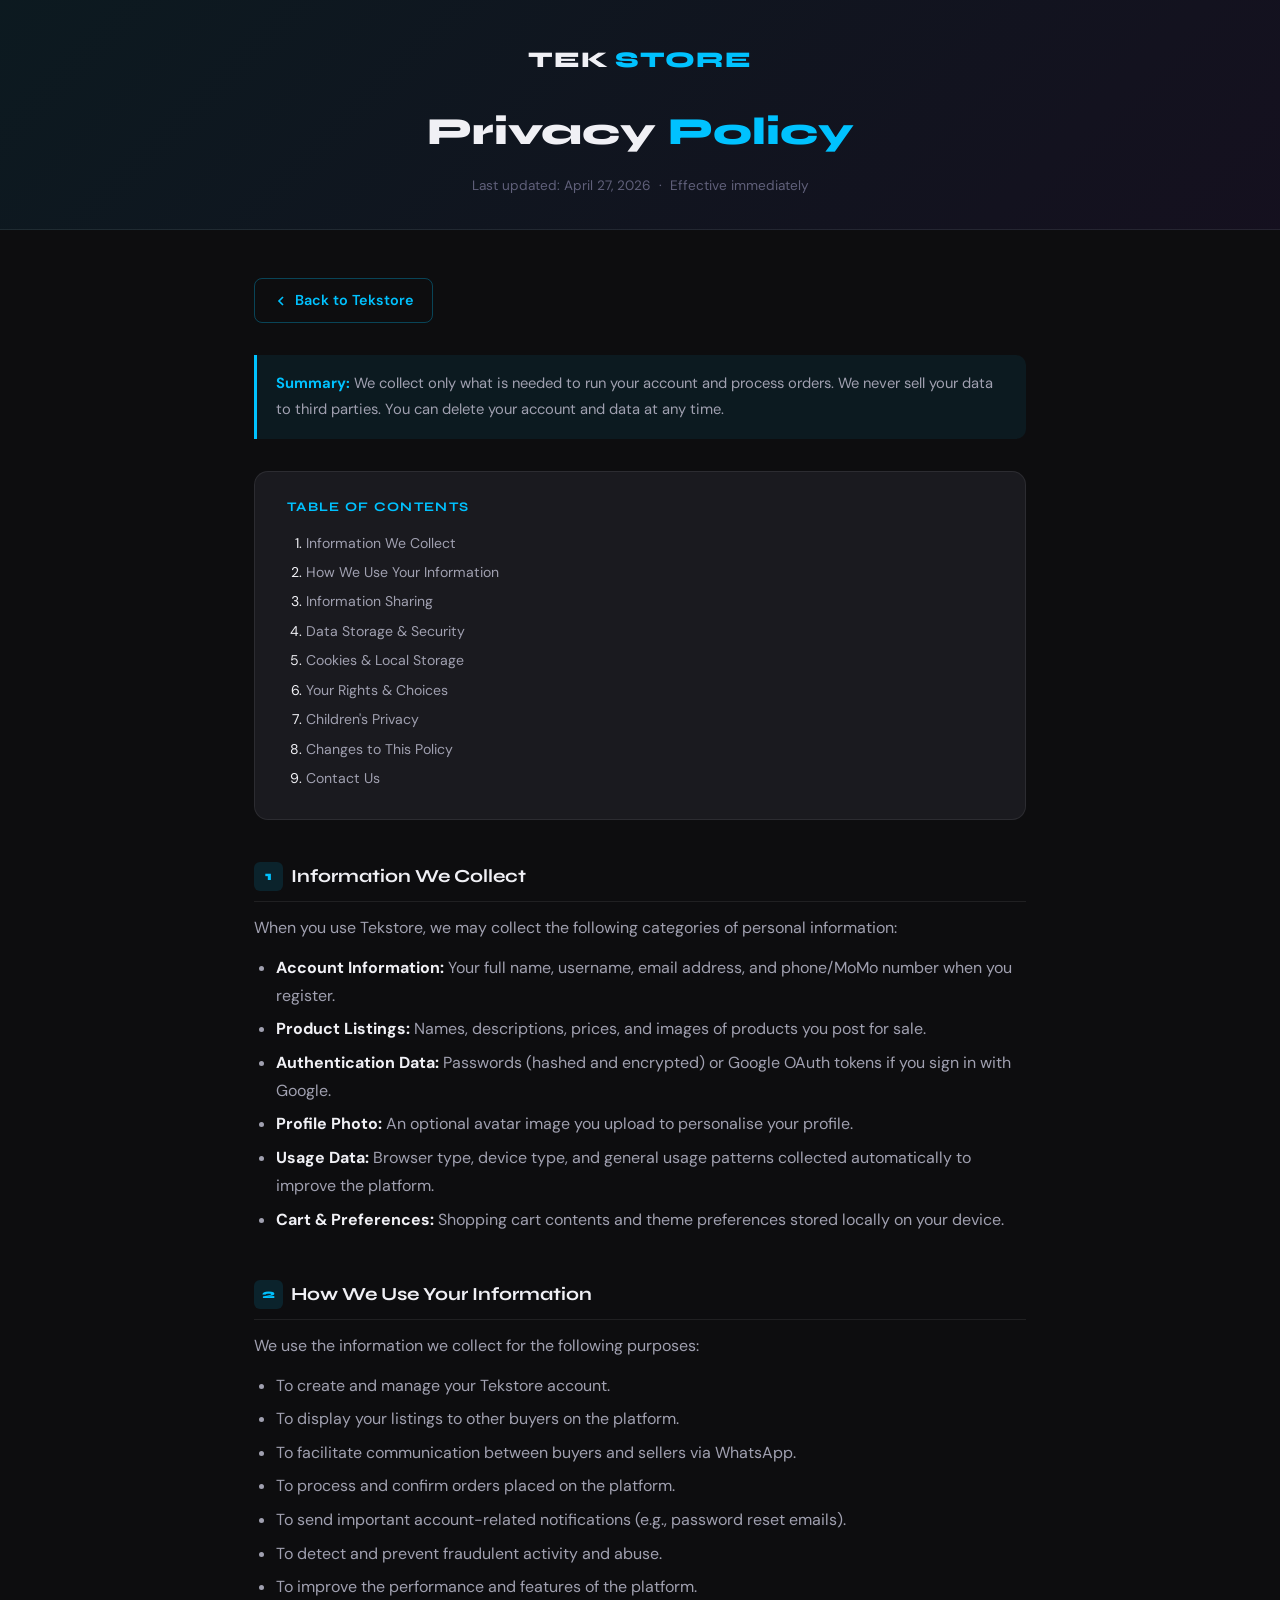
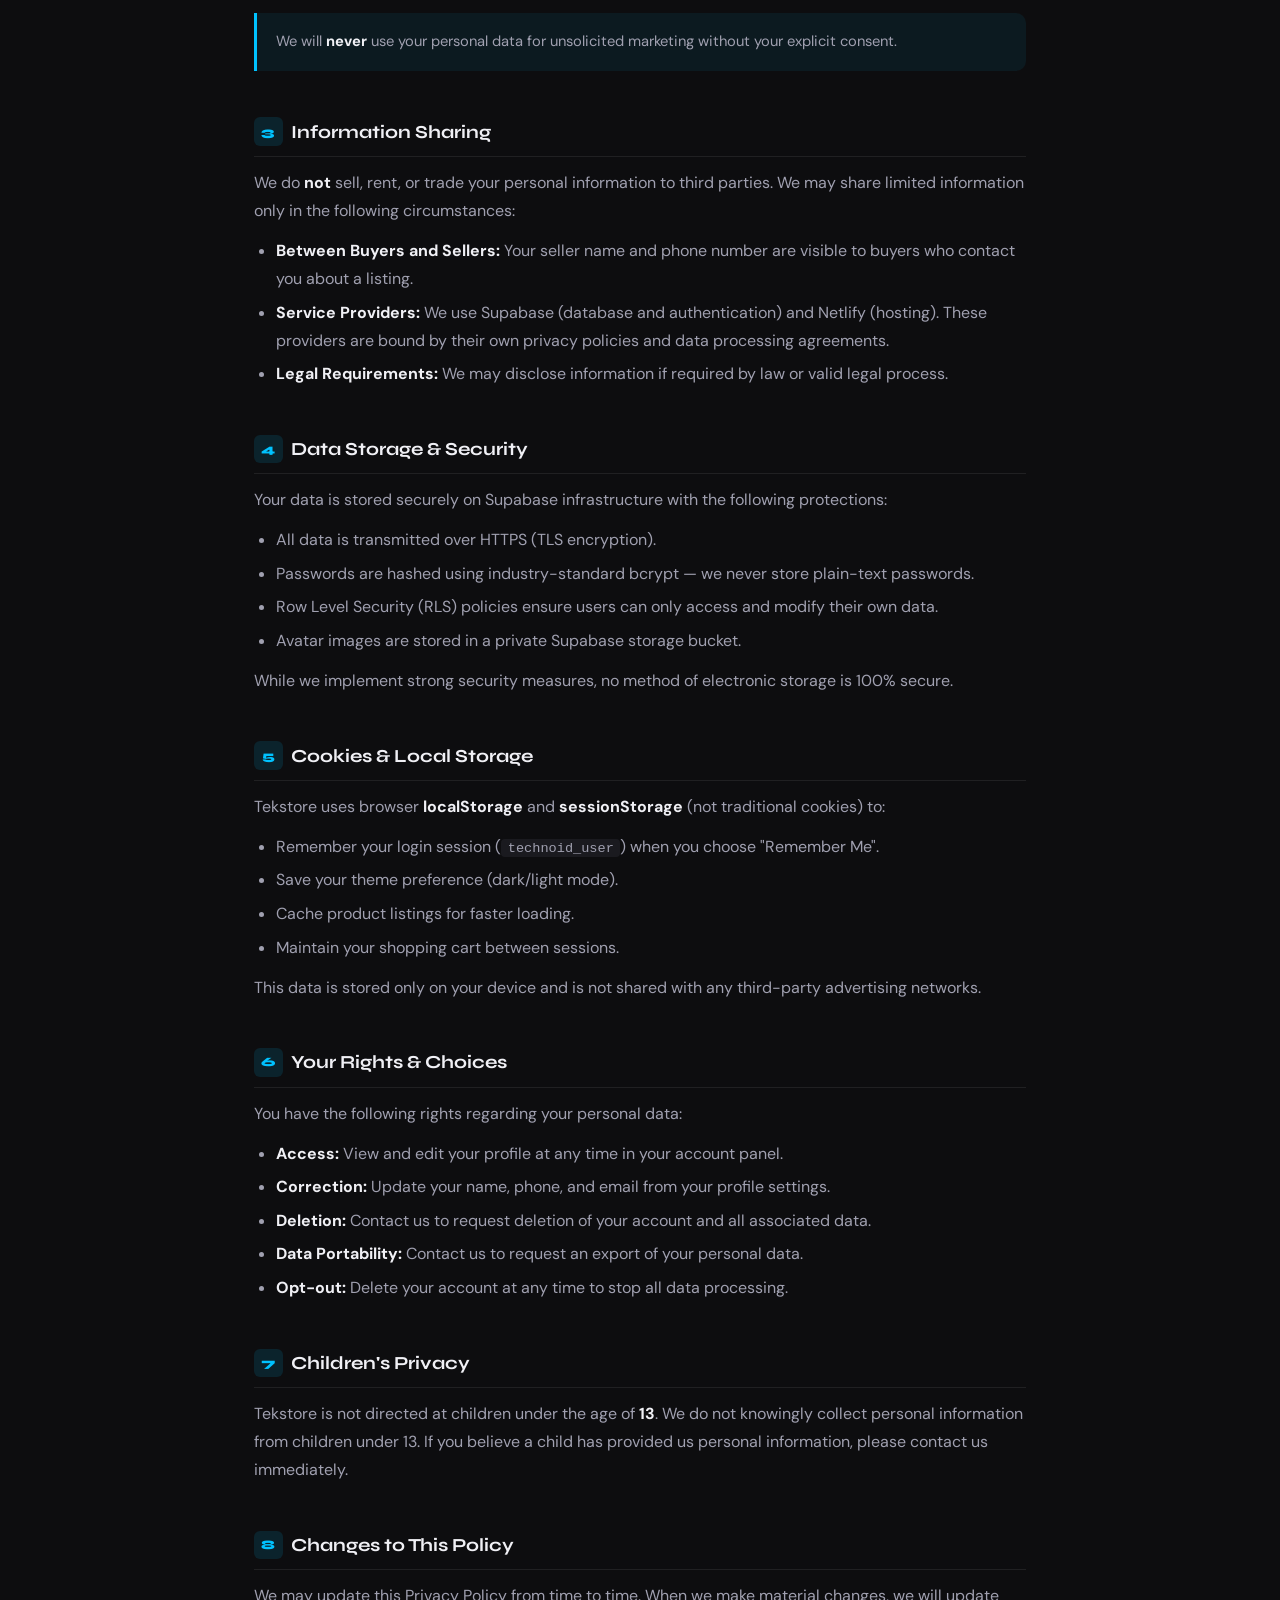
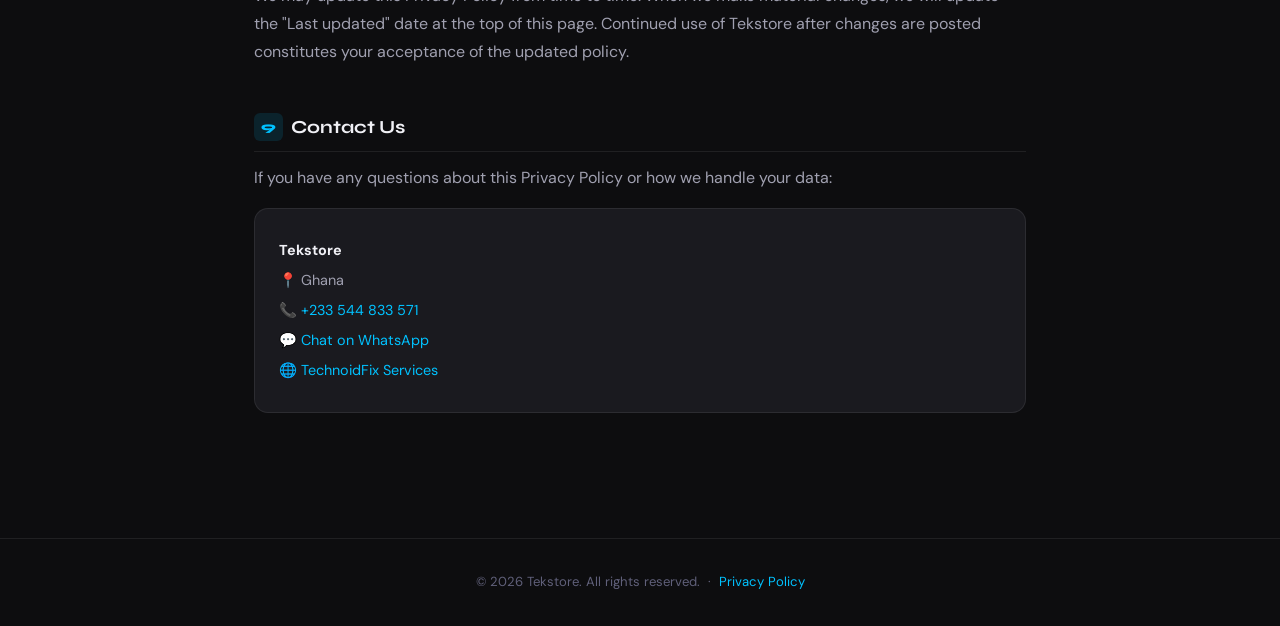
<file: privacy.html>
<!DOCTYPE html>
<html lang="en" data-theme="dark">
<head>
    <meta charset="UTF-8">
    <meta name="viewport" content="width=device-width, initial-scale=1.0">
    <meta name="theme-color" content="#00C2FF">
    <meta name="description" content="Tekstore Privacy Policy — How we collect, use, and protect your personal information.">
    <link rel="manifest" href="manifest.json">
    <link rel="apple-touch-icon" href="logo-192.png">
    <link rel="icon" type="image/png" sizes="192x192" href="logo-192.png">
    <title>Privacy Policy — Tekstore</title>
    <link href="https://fonts.googleapis.com/css2?family=Syne:wght@400;600;700;800&family=DM+Sans:wght@300;400;500&display=swap" rel="stylesheet">
    <style>
        :root {
            --bg:#0D0D0F;--card:#141417;--card2:#1a1a1f;--border:rgba(255,255,255,0.08);
            --text:#f0f0f5;--text2:#a0a0b0;--text3:#60607a;--accent:#00C2FF;--accent2:#7c3aed;
        }
        [data-theme="light"] {
            --bg:#f5f5f8;--card:#fff;--card2:#f0f0f5;--border:rgba(0,0,0,0.08);
            --text:#0d0d1a;--text2:#44445a;--text3:#88889a;
        }
        *{margin:0;padding:0;box-sizing:border-box;}
        body{background:var(--bg);color:var(--text);font-family:'DM Sans',sans-serif;font-size:1rem;line-height:1.75;min-height:100vh;}
        .pp-header{background:linear-gradient(135deg,rgba(0,194,255,0.07),rgba(124,58,237,0.07));border-bottom:1px solid var(--border);padding:2.5rem 1.5rem 2rem;text-align:center;}
        .pp-logo-link{display:inline-flex;align-items:center;gap:0.4rem;text-decoration:none;font-family:'Syne',sans-serif;font-size:1.4rem;font-weight:800;letter-spacing:0.04em;color:var(--text);margin-bottom:1.2rem;}
        .pp-logo-link span{color:var(--accent);}
        .pp-header h1{font-family:'Syne',sans-serif;font-size:clamp(1.6rem,5vw,2.4rem);font-weight:800;margin-bottom:0.5rem;}
        .pp-header h1 span{color:var(--accent);}
        .pp-meta{color:var(--text3);font-size:0.85rem;}
        .pp-container{max-width:820px;margin:0 auto;padding:3rem 1.5rem 5rem;}
        .pp-back{display:inline-flex;align-items:center;gap:0.4rem;color:var(--accent);text-decoration:none;font-weight:600;font-size:0.9rem;padding:0.55rem 1.1rem;border:1px solid rgba(0,194,255,0.3);border-radius:8px;transition:background 0.2s,transform 0.2s;margin-bottom:2rem;}
        .pp-back:hover{background:rgba(0,194,255,0.08);transform:translateX(-2px);}
        .pp-highlight{background:rgba(0,194,255,0.07);border-left:3px solid var(--accent);border-radius:0 10px 10px 0;padding:1rem 1.2rem;margin:0 0 2rem;color:var(--text2);font-size:0.92rem;}
        .pp-highlight strong{color:var(--accent);}
        .pp-toc{background:var(--card2);border:1px solid var(--border);border-radius:14px;padding:1.5rem 2rem;margin-bottom:2.5rem;}
        .pp-toc-title{font-family:'Syne',sans-serif;font-size:0.82rem;font-weight:700;text-transform:uppercase;letter-spacing:0.1em;color:var(--accent);margin-bottom:0.75rem;}
        .pp-toc ol{padding-left:1.2rem;}
        .pp-toc li{font-size:0.88rem;margin:0.3rem 0;}
        .pp-toc a{color:var(--text2);text-decoration:none;transition:color 0.2s;}
        .pp-toc a:hover{color:var(--accent);}
        .pp-section{margin-bottom:2.8rem;scroll-margin-top:1rem;}
        .pp-section h2{font-family:'Syne',sans-serif;font-size:1.15rem;font-weight:700;color:var(--text);margin-bottom:0.75rem;padding-bottom:0.5rem;border-bottom:1px solid var(--border);display:flex;align-items:center;gap:0.5rem;}
        .pp-section h2 .num{display:inline-flex;align-items:center;justify-content:center;width:1.8rem;height:1.8rem;background:rgba(0,194,255,0.12);color:var(--accent);border-radius:6px;font-size:0.8rem;font-weight:800;flex-shrink:0;}
        .pp-section p{color:var(--text2);margin-bottom:0.75rem;}
        .pp-section ul,.pp-section ol{color:var(--text2);padding-left:1.4rem;margin-bottom:0.75rem;}
        .pp-section li{margin:0.35rem 0;}
        .pp-section strong{color:var(--text);}
        .pp-section code{background:var(--card2);padding:0.1rem 0.4rem;border-radius:4px;font-size:0.85rem;}
        .pp-contact-card{background:var(--card2);border:1px solid var(--border);border-radius:14px;padding:1.5rem;margin-top:1rem;}
        .pp-contact-card p{margin:0.3rem 0;font-size:0.9rem;}
        .pp-contact-card a{color:var(--accent);text-decoration:none;}
        .pp-footer{text-align:center;padding:2rem 1rem;border-top:1px solid var(--border);color:var(--text3);font-size:0.82rem;}
    </style>
</head>
<body>
    <header class="pp-header">
        <a class="pp-logo-link" href="index.html">TEK<span>STORE</span></a>
        <h1>Privacy <span>Policy</span></h1>
        <p class="pp-meta">Last updated: April 27, 2026 &nbsp;&middot;&nbsp; Effective immediately</p>
    </header>

    <main class="pp-container">
        <a class="pp-back" href="index.html">
            <svg width="16" height="16" viewBox="0 0 24 24" fill="none" stroke="currentColor" stroke-width="2.5"><path d="m15 18-6-6 6-6"/></svg>
            Back to Tekstore
        </a>

        <div class="pp-highlight">
            <strong>Summary:</strong> We collect only what is needed to run your account and process orders. We never sell your data to third parties. You can delete your account and data at any time.
        </div>

        <div class="pp-toc">
            <div class="pp-toc-title">Table of Contents</div>
            <ol>
                <li><a href="#s1">Information We Collect</a></li>
                <li><a href="#s2">How We Use Your Information</a></li>
                <li><a href="#s3">Information Sharing</a></li>
                <li><a href="#s4">Data Storage &amp; Security</a></li>
                <li><a href="#s5">Cookies &amp; Local Storage</a></li>
                <li><a href="#s6">Your Rights &amp; Choices</a></li>
                <li><a href="#s7">Children's Privacy</a></li>
                <li><a href="#s8">Changes to This Policy</a></li>
                <li><a href="#s9">Contact Us</a></li>
            </ol>
        </div>

        <section class="pp-section" id="s1">
            <h2><span class="num">1</span> Information We Collect</h2>
            <p>When you use Tekstore, we may collect the following categories of personal information:</p>
            <ul>
                <li><strong>Account Information:</strong> Your full name, username, email address, and phone/MoMo number when you register.</li>
                <li><strong>Product Listings:</strong> Names, descriptions, prices, and images of products you post for sale.</li>
                <li><strong>Authentication Data:</strong> Passwords (hashed and encrypted) or Google OAuth tokens if you sign in with Google.</li>
                <li><strong>Profile Photo:</strong> An optional avatar image you upload to personalise your profile.</li>
                <li><strong>Usage Data:</strong> Browser type, device type, and general usage patterns collected automatically to improve the platform.</li>
                <li><strong>Cart &amp; Preferences:</strong> Shopping cart contents and theme preferences stored locally on your device.</li>
            </ul>
        </section>

        <section class="pp-section" id="s2">
            <h2><span class="num">2</span> How We Use Your Information</h2>
            <p>We use the information we collect for the following purposes:</p>
            <ul>
                <li>To create and manage your Tekstore account.</li>
                <li>To display your listings to other buyers on the platform.</li>
                <li>To facilitate communication between buyers and sellers via WhatsApp.</li>
                <li>To process and confirm orders placed on the platform.</li>
                <li>To send important account-related notifications (e.g., password reset emails).</li>
                <li>To detect and prevent fraudulent activity and abuse.</li>
                <li>To improve the performance and features of the platform.</li>
            </ul>
            <div class="pp-highlight" style="margin-top:0.75rem;">
                We will <strong>never</strong> use your personal data for unsolicited marketing without your explicit consent.
            </div>
        </section>

        <section class="pp-section" id="s3">
            <h2><span class="num">3</span> Information Sharing</h2>
            <p>We do <strong>not</strong> sell, rent, or trade your personal information to third parties. We may share limited information only in the following circumstances:</p>
            <ul>
                <li><strong>Between Buyers and Sellers:</strong> Your seller name and phone number are visible to buyers who contact you about a listing.</li>
                <li><strong>Service Providers:</strong> We use Supabase (database and authentication) and Netlify (hosting). These providers are bound by their own privacy policies and data processing agreements.</li>
                <li><strong>Legal Requirements:</strong> We may disclose information if required by law or valid legal process.</li>
            </ul>
        </section>

        <section class="pp-section" id="s4">
            <h2><span class="num">4</span> Data Storage &amp; Security</h2>
            <p>Your data is stored securely on Supabase infrastructure with the following protections:</p>
            <ul>
                <li>All data is transmitted over HTTPS (TLS encryption).</li>
                <li>Passwords are hashed using industry-standard bcrypt — we never store plain-text passwords.</li>
                <li>Row Level Security (RLS) policies ensure users can only access and modify their own data.</li>
                <li>Avatar images are stored in a private Supabase storage bucket.</li>
            </ul>
            <p>While we implement strong security measures, no method of electronic storage is 100% secure.</p>
        </section>

        <section class="pp-section" id="s5">
            <h2><span class="num">5</span> Cookies &amp; Local Storage</h2>
            <p>Tekstore uses browser <strong>localStorage</strong> and <strong>sessionStorage</strong> (not traditional cookies) to:</p>
            <ul>
                <li>Remember your login session (<code>technoid_user</code>) when you choose "Remember Me".</li>
                <li>Save your theme preference (dark/light mode).</li>
                <li>Cache product listings for faster loading.</li>
                <li>Maintain your shopping cart between sessions.</li>
            </ul>
            <p>This data is stored only on your device and is not shared with any third-party advertising networks.</p>
        </section>

        <section class="pp-section" id="s6">
            <h2><span class="num">6</span> Your Rights &amp; Choices</h2>
            <p>You have the following rights regarding your personal data:</p>
            <ul>
                <li><strong>Access:</strong> View and edit your profile at any time in your account panel.</li>
                <li><strong>Correction:</strong> Update your name, phone, and email from your profile settings.</li>
                <li><strong>Deletion:</strong> Contact us to request deletion of your account and all associated data.</li>
                <li><strong>Data Portability:</strong> Contact us to request an export of your personal data.</li>
                <li><strong>Opt-out:</strong> Delete your account at any time to stop all data processing.</li>
            </ul>
        </section>

        <section class="pp-section" id="s7">
            <h2><span class="num">7</span> Children's Privacy</h2>
            <p>Tekstore is not directed at children under the age of <strong>13</strong>. We do not knowingly collect personal information from children under 13. If you believe a child has provided us personal information, please contact us immediately.</p>
        </section>

        <section class="pp-section" id="s8">
            <h2><span class="num">8</span> Changes to This Policy</h2>
            <p>We may update this Privacy Policy from time to time. When we make material changes, we will update the "Last updated" date at the top of this page. Continued use of Tekstore after changes are posted constitutes your acceptance of the updated policy.</p>
        </section>

        <section class="pp-section" id="s9">
            <h2><span class="num">9</span> Contact Us</h2>
            <p>If you have any questions about this Privacy Policy or how we handle your data:</p>
            <div class="pp-contact-card">
                <p><strong>Tekstore</strong></p>
                <p>&#128205; Ghana</p>
                <p>&#128222; <a href="tel:+233544833571">+233 544 833 571</a></p>
                <p>&#128172; <a href="https://wa.me/233544833571" target="_blank" rel="noopener">Chat on WhatsApp</a></p>
                <p>&#127760; <a href="https://technoidfix.netlify.app" target="_blank" rel="noopener">TechnoidFix Services</a></p>
            </div>
        </section>
    </main>

    <footer class="pp-footer">
        <p>&copy; 2026 Tekstore. All rights reserved. &nbsp;&middot;&nbsp; <a href="privacy.html" style="color:var(--accent);text-decoration:none;">Privacy Policy</a></p>
    </footer>
</body>
</html>
</file>
